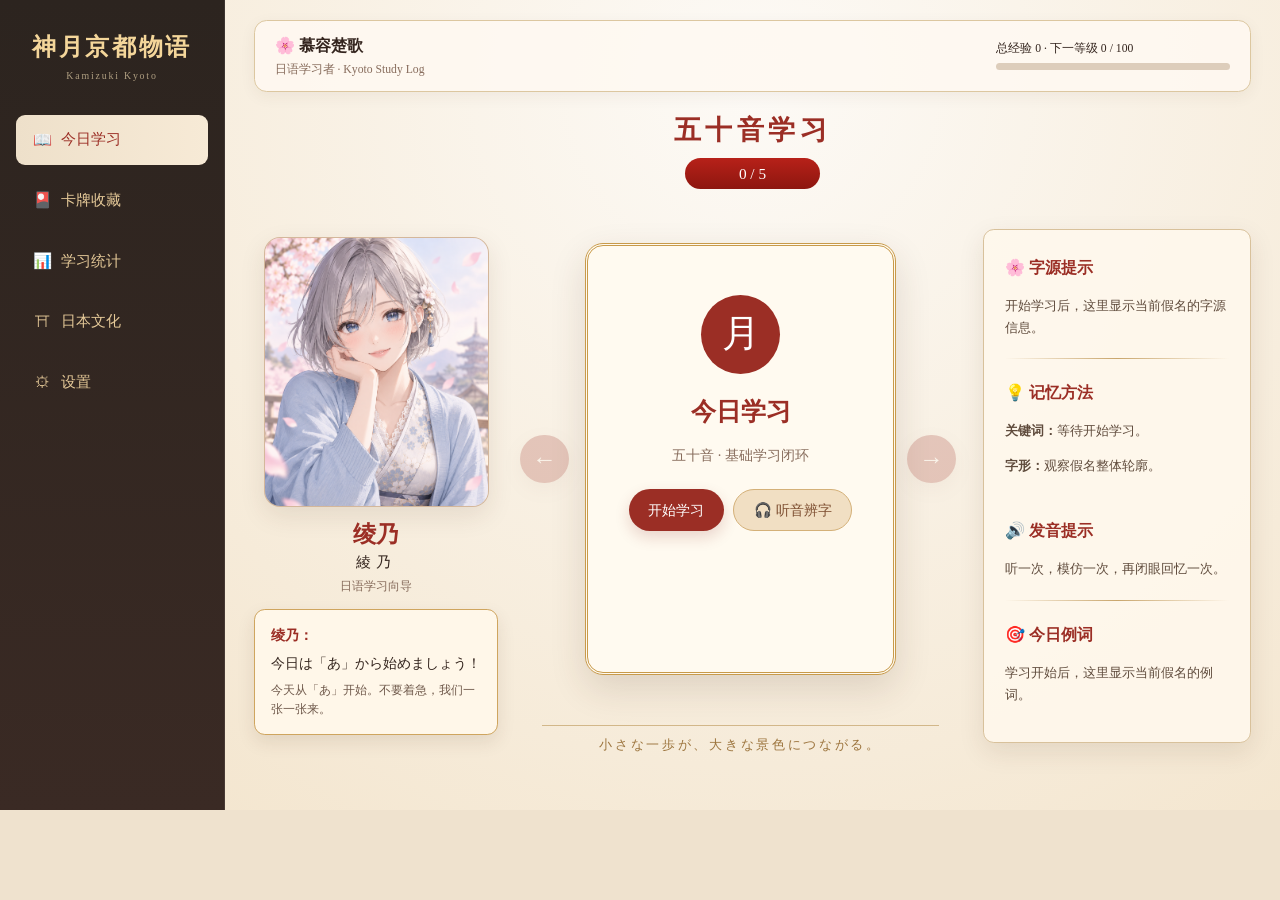
<file: index.html>
<!DOCTYPE html>
<html lang="zh-CN">
<head>
  <meta charset="UTF-8">
  <meta name="viewport" content="width=device-width,initial-scale=1,viewport-fit=cover">
  <meta name="theme-color" content="#2d241f">
  <title>神月京都物语</title>
  <link rel="stylesheet" href="css/style.css">
</head>
<body data-page="home">
<div class="app-shell">
  <aside id="sidebar"></aside>

  <main class="main-stage">
    <header class="topbar">
      <div class="player-info">
        <div class="player-name">🌸 慕容楚歌</div>
        <div class="player-level">日语学习者 · Kyoto Study Log</div>
      </div>
      <div class="top-exp">
        <div id="top-exp-text">总经验 0 · 下一等级 0 / 100</div>
        <div class="exp-bar"><div class="exp-value" id="top-exp-value"></div></div>
      </div>
    </header>

    <section class="study-header">
      <h1>五十音学习</h1>
      <div class="study-progress" id="study-progress">0 / 5</div>
    </section>

    <section class="study-layout">
      <section class="ayano-panel">
        <div class="character-card">
          <div class="character-avatar-wrap">
            <img src="images/ayano.png" onerror="this.onerror=null;this.src='images/ayano.svg'" alt="绫乃" class="character-avatar">
          </div>
          <div class="character-name">绫乃</div>
          <div class="character-jp">綾乃</div>
          <div class="character-note">日语学习向导</div>
        </div>

        <div class="dialogue-box">
          <div class="dialogue-speaker">绫乃：</div>
          <div class="dialogue-text" id="ayano-jp-text">今日は「あ」から始めましょう！</div>
          <div class="dialogue-text-cn" id="ayano-cn-text">今天从「あ」开始。不要着急，我们一张一张来。</div>
        </div>
      </section>

      <section class="lesson-column">
        <div class="card-stage">
          <button type="button" class="nav-button" id="previous-button" onclick="previousCard()" disabled>←</button>
          <div id="lesson-area">
            <section class="start-panel">
              <div class="start-mark">月</div>
              <h2>今日学习</h2>
              <p>五十音 · 基础学习闭环</p>
              <div class="start-actions">
                <button type="button" class="start-button" onclick="startLesson()">开始学习</button>
                <button type="button" class="start-button secondary" onclick="startListeningQuiz()">🎧 听音辨字</button>
              </div>
            </section>
          </div>
          <button type="button" class="nav-button" id="next-button" onclick="nextCard()" disabled>→</button>
        </div>
        <div class="footer-quote">小さな一歩が、大きな景色につながる。</div>
      </section>

      <aside class="study-note">
        <div class="note-section"><h2>🌸 字源提示</h2><p id="tip-origin">开始学习后，这里显示当前假名的字源信息。</p></div>
        <div class="note-divider"></div>
        <div class="note-section"><h2>💡 记忆方法</h2><p id="tip-keyword"><strong>关键词：</strong>等待开始学习。</p><p id="tip-shape"><strong>字形：</strong>观察假名整体轮廓。</p></div>
        <div class="note-divider"></div>
        <div class="note-section"><h2>🔊 发音提示</h2><p id="tip-pronunciation">听一次，模仿一次，再闭眼回忆一次。</p></div>
        <div class="note-divider"></div>
        <div class="note-section"><h2>🎯 今日例词</h2><p id="tip-example">学习开始后，这里显示当前假名的例词。</p></div>
      </aside>
    </section>
  </main>
</div>
<script src="js/shared.js"></script>
<script src="js/main.js"></script>
</body>
</html>
</file>
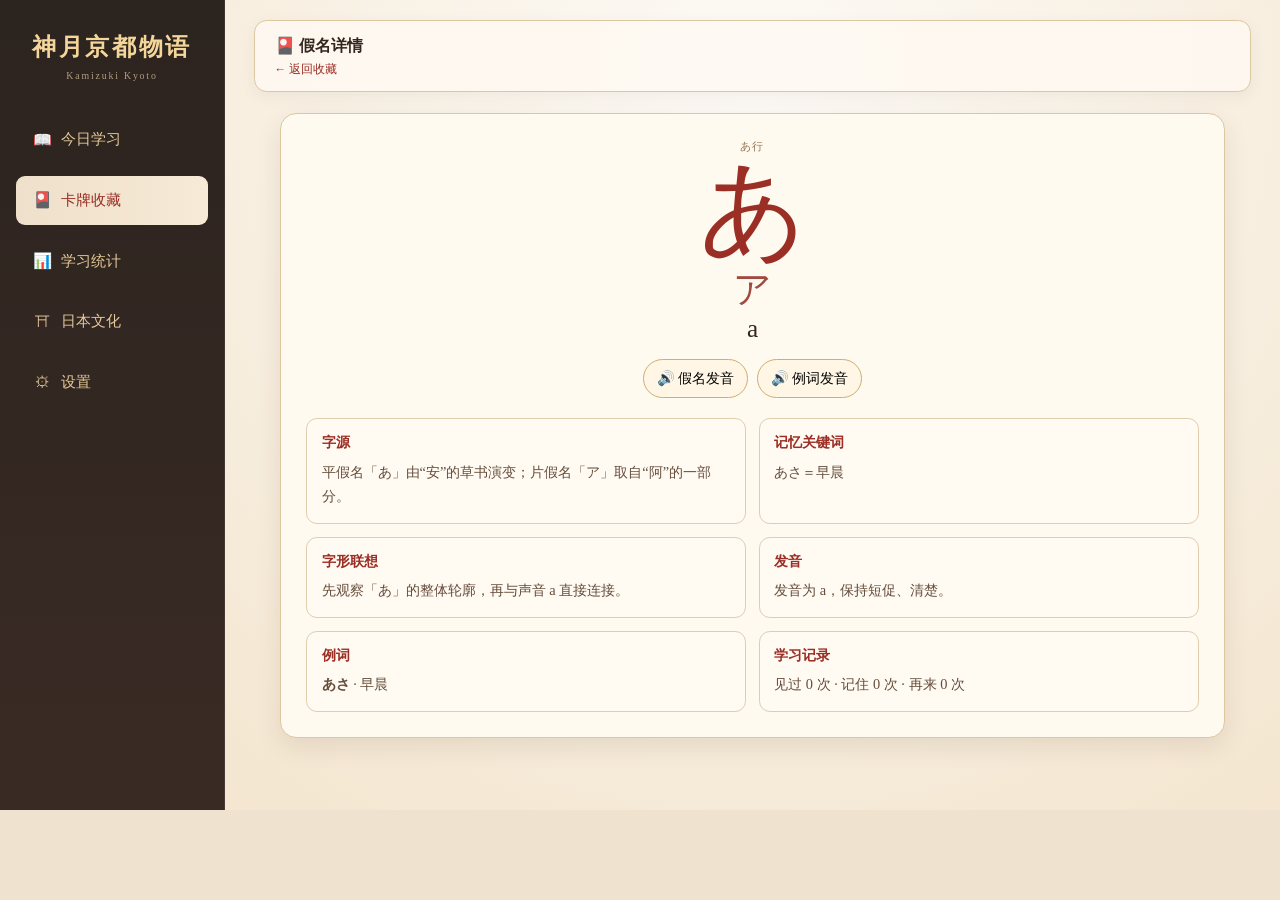
<file: pages/card-detail.html>
<!DOCTYPE html>
<html lang="zh-CN">
<head>
  <meta charset="UTF-8"><meta name="viewport" content="width=device-width,initial-scale=1,viewport-fit=cover">
  <title>神月京都物语｜假名详情</title><link rel="stylesheet" href="../css/style.css">
</head>
<body data-page="collection">
<div class="app-shell"><aside id="sidebar"></aside><main class="main-stage">
  <header class="topbar"><div class="player-info"><div class="player-name">🎴 假名详情</div><div class="player-level"><a class="plain-link" href="collection.html">← 返回收藏</a></div></div></header>
  <section class="detail-page" id="card-detail-root"></section>
</main></div>
<script src="../js/shared.js"></script><script src="../js/card-detail.js"></script>
</body></html>
</file>
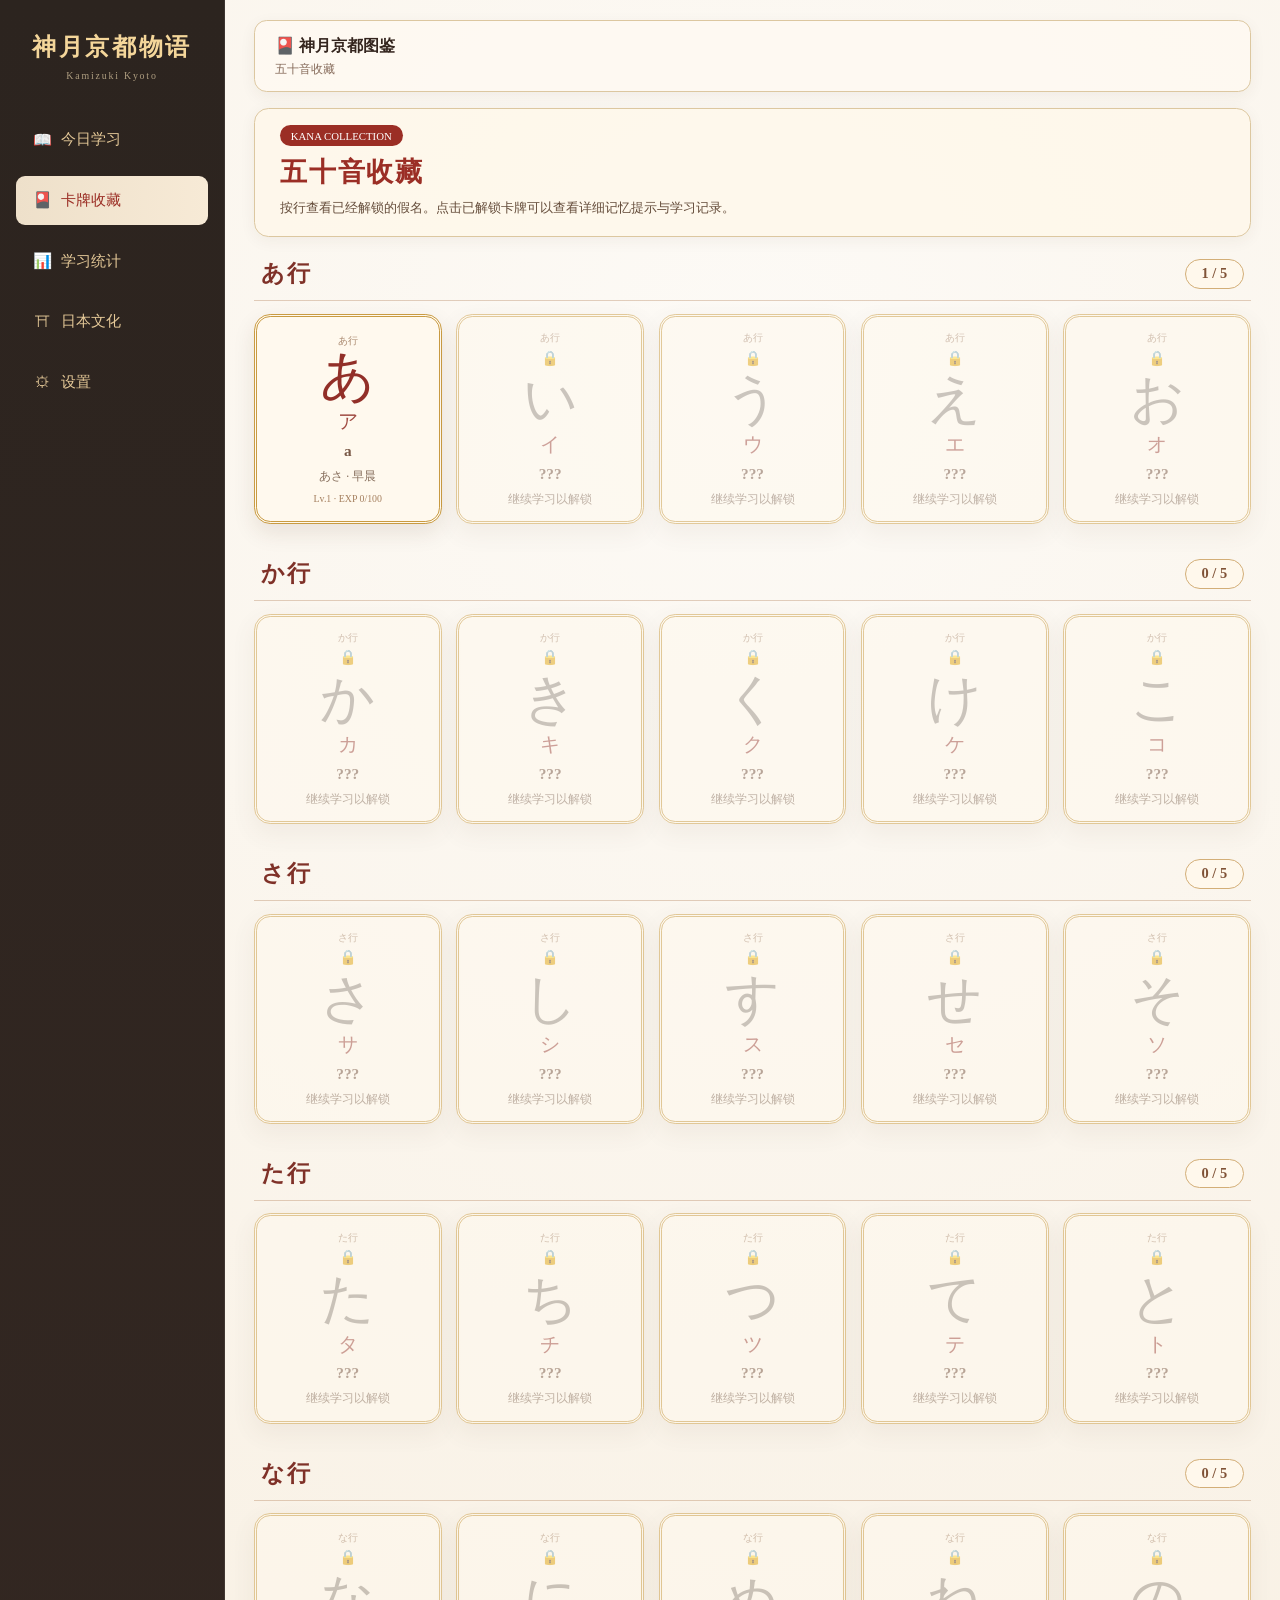
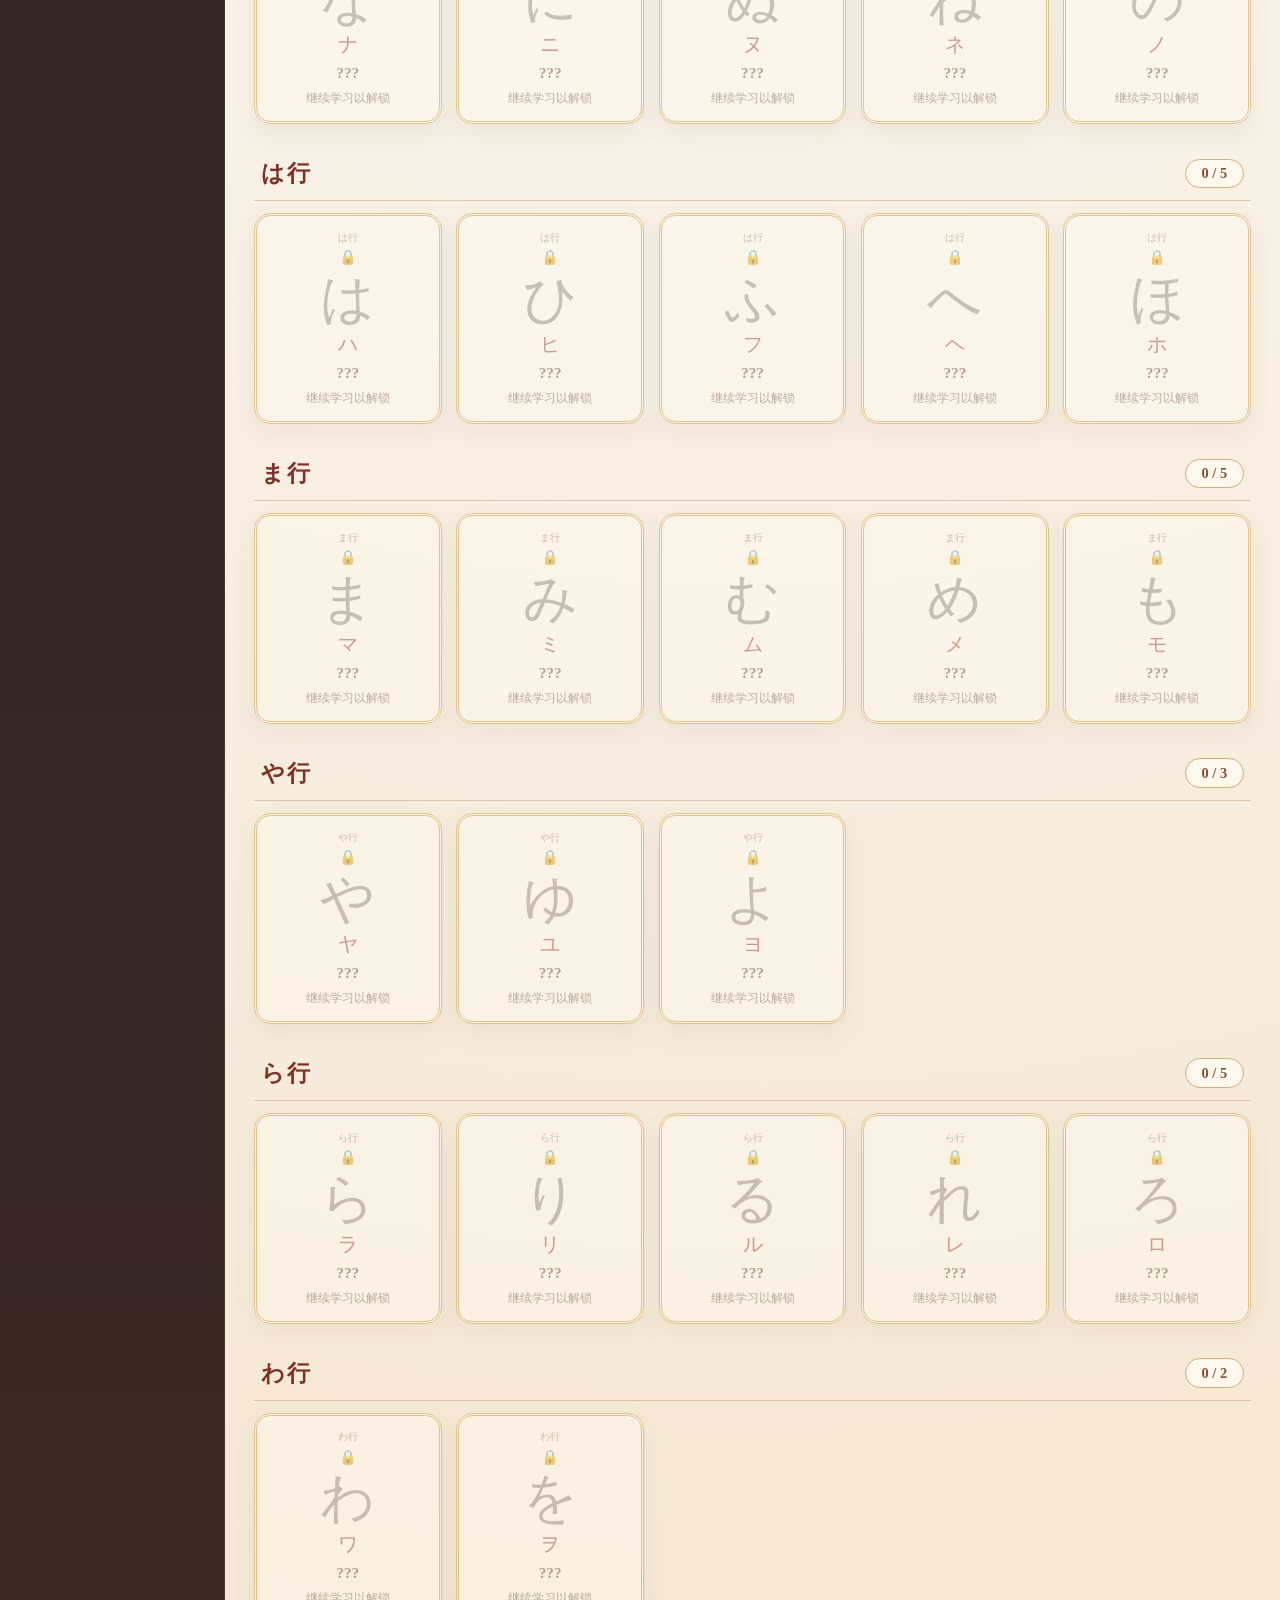
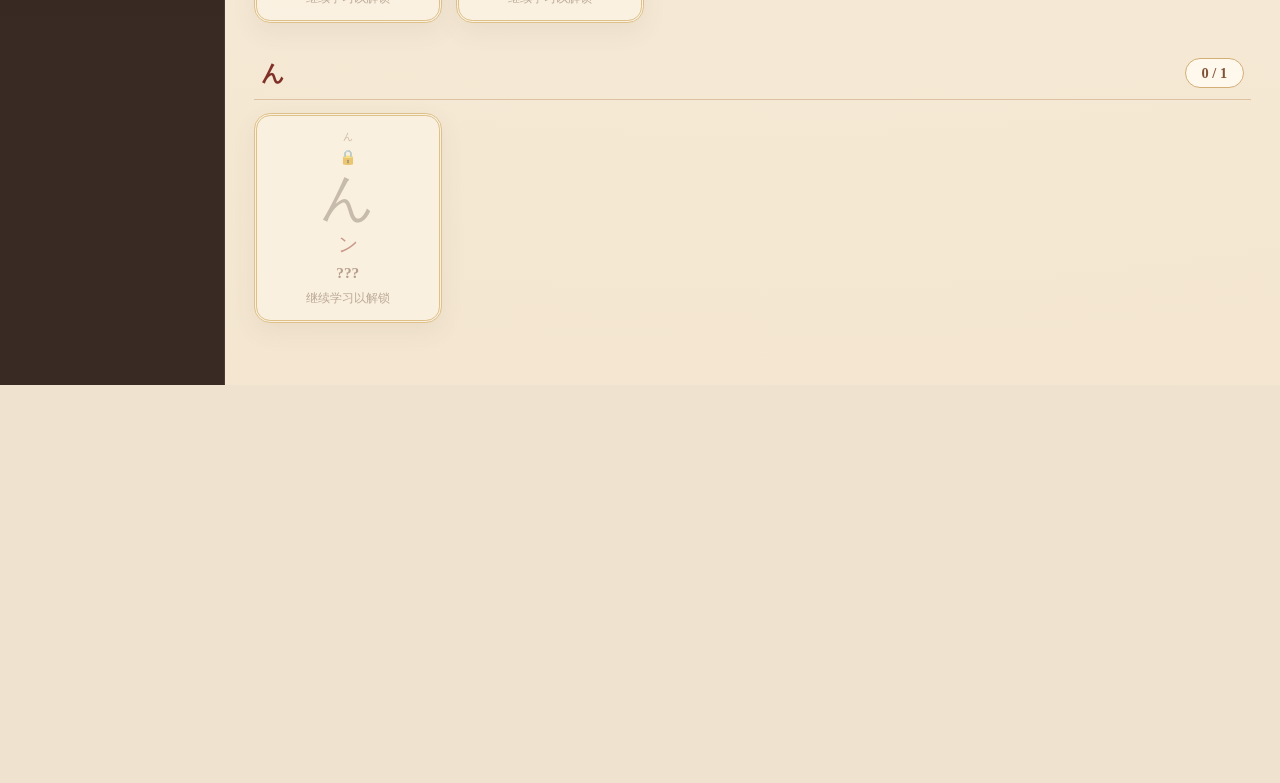
<file: pages/collection.html>
<!DOCTYPE html>
<html lang="zh-CN">
<head>
  <meta charset="UTF-8"><meta name="viewport" content="width=device-width,initial-scale=1,viewport-fit=cover">
  <title>神月京都物语｜卡牌收藏</title><link rel="stylesheet" href="../css/style.css">
</head>
<body data-page="collection">
<div class="app-shell"><aside id="sidebar"></aside><main class="main-stage">
  <header class="topbar"><div class="player-info"><div class="player-name">🎴 神月京都图鉴</div><div class="player-level">五十音收藏</div></div></header>
  <section class="page-hero compact"><div class="page-badge">KANA COLLECTION</div><h1>五十音收藏</h1><p>按行查看已经解锁的假名。点击已解锁卡牌可以查看详细记忆提示与学习记录。</p></section>
  <section class="collection-page"><div class="collection-grid" id="collection-grid"></div></section>
</main></div>
<script src="../js/shared.js"></script><script src="../js/collection.js"></script>
</body></html>
</file>
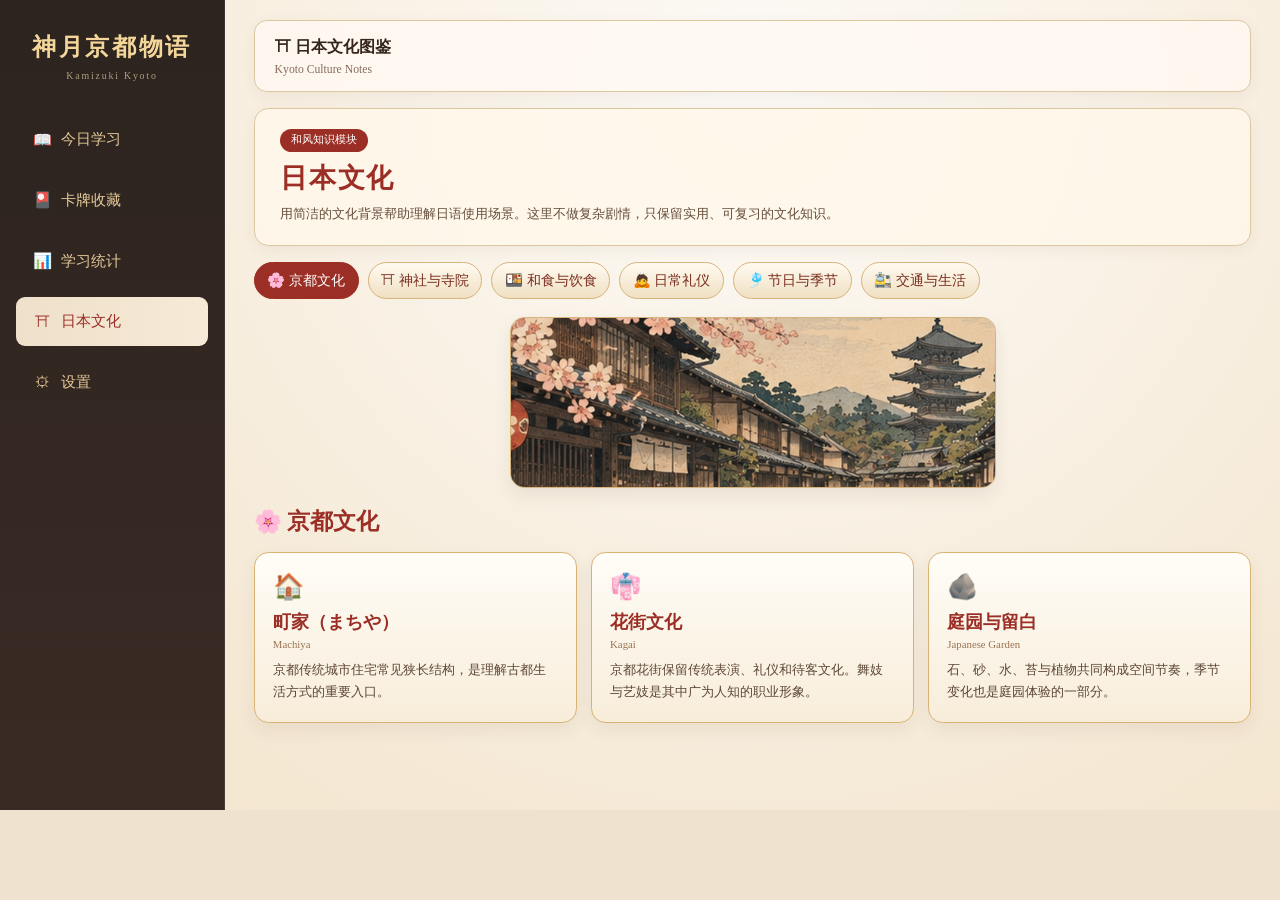
<file: pages/culture.html>
<!DOCTYPE html>
<html lang="zh-CN">
<head>
  <meta charset="UTF-8"><meta name="viewport" content="width=device-width,initial-scale=1,viewport-fit=cover">
  <title>神月京都物语｜日本文化</title><link rel="stylesheet" href="../css/style.css">
</head>
<body data-page="culture">
<div class="app-shell"><aside id="sidebar"></aside><main class="main-stage">
  <header class="topbar"><div class="player-info"><div class="player-name">⛩ 日本文化图鉴</div><div class="player-level">Kyoto Culture Notes</div></div></header>

  <section class="page-hero">
    <div class="page-badge">和风知识模块</div>
    <h1>日本文化</h1>
    <p>用简洁的文化背景帮助理解日语使用场景。这里不做复杂剧情，只保留实用、可复习的文化知识。</p>
  </section>

  <section class="culture-tabs" id="culture-tabs">
    <button class="culture-tab active" data-tab="kyoto">🌸 京都文化</button>
    <button class="culture-tab" data-tab="shrine">⛩ 神社与寺院</button>
    <button class="culture-tab" data-tab="food">🍱 和食与饮食</button>
    <button class="culture-tab" data-tab="etiquette">🙇 日常礼仪</button>
    <button class="culture-tab" data-tab="season">🎐 节日与季节</button>
    <button class="culture-tab" data-tab="life">🚉 交通与生活</button>
  </section>

  <section class="culture-content-wrap">
    <section class="culture-section active" id="culture-kyoto">
      <div class="culture-feature-image"><img src="../images/culture/01_kyoto_machiya_ukiyoe.jpg" alt="京都町家与古街" onerror="this.parentElement.classList.add('image-missing');this.remove()"></div>
      <div class="culture-section-title">🌸 京都文化</div>
      <div class="culture-grid">
        <article class="culture-card"><div class="culture-card-icon">🏠</div><h3>町家（まちや）</h3><div class="culture-jp">Machiya</div><p>京都传统城市住宅常见狭长结构，是理解古都生活方式的重要入口。</p></article>
        <article class="culture-card"><div class="culture-card-icon">👘</div><h3>花街文化</h3><div class="culture-jp">Kagai</div><p>京都花街保留传统表演、礼仪和待客文化。舞妓与艺妓是其中广为人知的职业形象。</p></article>
        <article class="culture-card"><div class="culture-card-icon">🪨</div><h3>庭园与留白</h3><div class="culture-jp">Japanese Garden</div><p>石、砂、水、苔与植物共同构成空间节奏，季节变化也是庭园体验的一部分。</p></article>
      </div>
    </section>

    <section class="culture-section" id="culture-shrine">
      <div class="culture-feature-image"><img src="../images/culture/02_shrine_torii_ukiyoe.jpg" alt="神社鸟居" onerror="this.parentElement.classList.add('image-missing');this.remove()"></div>
      <div class="culture-section-title">⛩ 神社与寺院</div>
      <div class="culture-grid">
        <article class="culture-card"><div class="culture-card-icon">⛩</div><h3>鳥居（とりい）</h3><div class="culture-jp">Torii</div><p>鸟居通常标示神社区域入口，象征从日常空间进入神圣空间。</p></article>
        <article class="culture-card"><div class="culture-card-icon">💧</div><h3>手水（ちょうず）</h3><div class="culture-jp">Chōzu</div><p>不少神社会设手水舍，参拜者在进入主要参拜区域前清洁双手和口部。</p></article>
        <article class="culture-card"><div class="culture-card-icon">🧿</div><h3>御守（おまもり）</h3><div class="culture-jp">Omamori</div><p>神社或寺院常见的护身符，祈愿内容包括平安、健康、学业、交通安全等。</p></article>
      </div>
    </section>

    <section class="culture-section" id="culture-food">
      <div class="culture-feature-image"><img src="../images/culture/03_washoku_table_ukiyoe.jpg" alt="和食" onerror="this.parentElement.classList.add('image-missing');this.remove()"></div>
      <div class="culture-section-title">🍱 和食与饮食</div>
      <div class="culture-grid">
        <article class="culture-card"><div class="culture-card-icon">🍚</div><h3>和食（わしょく）</h3><div class="culture-jp">Washoku</div><p>和食常强调季节感、食材本味和摆盘。米饭、汤、主菜与小菜是常见组合。</p></article>
        <article class="culture-card"><div class="culture-card-icon">🙏</div><h3>いただきます</h3><div class="culture-jp">Itadakimasu</div><p>吃饭前常说「いただきます」，表达接受食物与感谢之意。</p></article>
        <article class="culture-card"><div class="culture-card-icon">🥢</div><h3>筷子礼仪</h3><div class="culture-jp">Hashi Manners</div><p>避免把筷子直插米饭，也避免用筷子对筷子直接传递食物。</p></article>
      </div>
    </section>

    <section class="culture-section" id="culture-etiquette">
      <div class="culture-feature-image"><img src="../images/culture/04_japanese_etiquette_room_ukiyoe.jpg" alt="日常礼仪" onerror="this.parentElement.classList.add('image-missing');this.remove()"></div>
      <div class="culture-section-title">🙇 日常礼仪</div>
      <div class="culture-grid">
        <article class="culture-card"><div class="culture-card-icon">🙇</div><h3>おじぎ</h3><div class="culture-jp">Ojigi</div><p>鞠躬可以用于问候、感谢、道歉和表示敬意。</p></article>
        <article class="culture-card"><div class="culture-card-icon">👞</div><h3>脱鞋习惯</h3><div class="culture-jp">Shoes Off</div><p>进入住宅、部分旅馆、寺院或传统餐厅时，经常需要在玄关脱鞋。</p></article>
        <article class="culture-card"><div class="culture-card-icon">🤫</div><h3>公共空间</h3><div class="culture-jp">Public Manners</div><p>在电车等公共空间里通常会避免大声通话或制造明显噪音。</p></article>
      </div>
    </section>

    <section class="culture-section" id="culture-season">
      <div class="culture-feature-image"><img src="../images/culture/05_seasons_ukiyoe.jpg" alt="日本季节" onerror="this.parentElement.classList.add('image-missing');this.remove()"></div>
      <div class="culture-section-title">🎐 节日与季节</div>
      <div class="culture-grid">
        <article class="culture-card"><div class="culture-card-icon">🌸</div><h3>花見（はなみ）</h3><div class="culture-jp">Hanami</div><p>春季赏樱是日本极具代表性的季节活动，京都也是热门赏樱地。</p></article>
        <article class="culture-card"><div class="culture-card-icon">🎆</div><h3>花火大会</h3><div class="culture-jp">Hanabi Taikai</div><p>夏季烟火大会常与夜市和浴衣等元素一起出现。</p></article>
        <article class="culture-card"><div class="culture-card-icon">🍁</div><h3>紅葉（こうよう）</h3><div class="culture-jp">Kōyō</div><p>秋季观赏红叶也是重要的季节活动，京都寺院与山地景观尤其有名。</p></article>
      </div>
    </section>

    <section class="culture-section" id="culture-life">
      <div class="culture-feature-image"><img src="../images/culture/06_train_citylife_ukiyoe.jpg" alt="日本交通与生活" onerror="this.parentElement.classList.add('image-missing');this.remove()"></div>
      <div class="culture-section-title">🚉 交通与生活</div>
      <div class="culture-grid">
        <article class="culture-card"><div class="culture-card-icon">🚃</div><h3>電車（でんしゃ）</h3><div class="culture-jp">Densha</div><p>电车是日本城市生活的重要组成部分，排队和安静乘车是常见习惯。</p></article>
        <article class="culture-card"><div class="culture-card-icon">🛒</div><h3>コンビニ</h3><div class="culture-jp">Konbini</div><p>日本便利店除了购物，还常提供缴费、打印、取票和 ATM 等服务。</p></article>
        <article class="culture-card"><div class="culture-card-icon">🗑️</div><h3>垃圾分类</h3><div class="culture-jp">Garbage Rules</div><p>不同地区会规定不同分类和回收日期，居住时需要查看当地规则。</p></article>
      </div>
    </section>
  </section>
</main></div>
<script src="../js/shared.js"></script>
<script>
document.getElementById("culture-tabs").addEventListener("click",e=>{
  const btn=e.target.closest("[data-tab]"); if(!btn) return;
  document.querySelectorAll(".culture-tab").forEach(x=>x.classList.toggle("active",x===btn));
  document.querySelectorAll(".culture-section").forEach(x=>x.classList.remove("active"));
  document.getElementById("culture-"+btn.dataset.tab)?.classList.add("active");
});
</script>
</body></html>
</file>
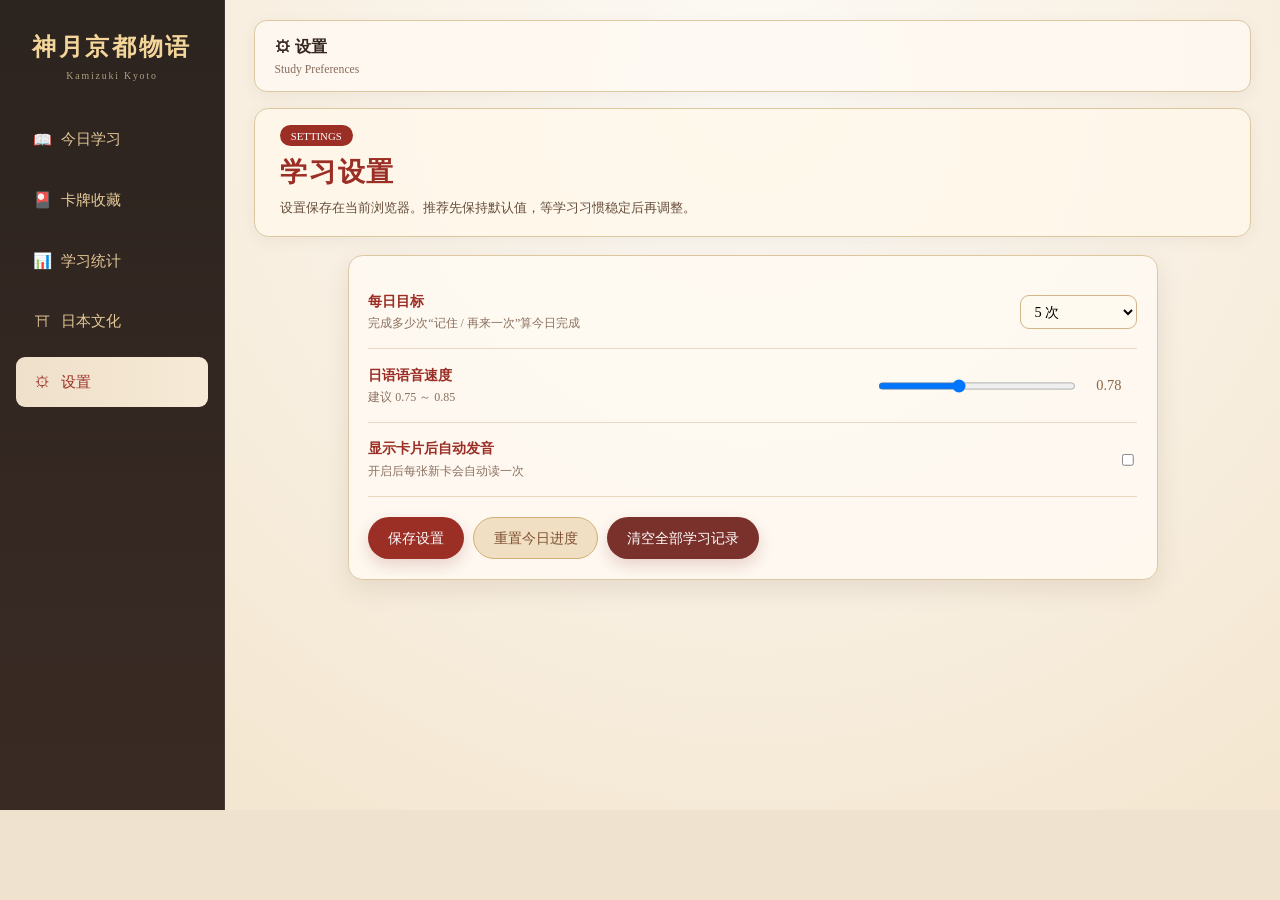
<file: pages/settings.html>
<!DOCTYPE html>
<html lang="zh-CN">
<head>
  <meta charset="UTF-8"><meta name="viewport" content="width=device-width,initial-scale=1,viewport-fit=cover">
  <title>神月京都物语｜设置</title><link rel="stylesheet" href="../css/style.css">
</head>
<body data-page="settings">
<div class="app-shell"><aside id="sidebar"></aside><main class="main-stage">
  <header class="topbar"><div class="player-info"><div class="player-name">⚙ 设置</div><div class="player-level">Study Preferences</div></div></header>
  <section class="page-hero compact"><div class="page-badge">SETTINGS</div><h1>学习设置</h1><p>设置保存在当前浏览器。推荐先保持默认值，等学习习惯稳定后再调整。</p></section>

  <section class="settings-panel">
    <label class="setting-row"><span><strong>每日目标</strong><small>完成多少次“记住 / 再来一次”算今日完成</small></span><select id="daily-goal"><option value="5">5 次</option><option value="10">10 次</option><option value="15">15 次</option></select></label>
    <label class="setting-row"><span><strong>日语语音速度</strong><small>建议 0.75 ～ 0.85</small></span><input id="speech-rate" type="range" min="0.6" max="1.1" step="0.05"><output id="speech-rate-value"></output></label>
    <label class="setting-row"><span><strong>显示卡片后自动发音</strong><small>开启后每张新卡会自动读一次</small></span><input id="auto-play" type="checkbox"></label>
    <div class="setting-actions">
      <button type="button" class="settings-button" id="save-settings">保存设置</button>
      <button type="button" class="settings-button secondary" id="reset-today">重置今日进度</button>
      <button type="button" class="settings-button danger" id="reset-all">清空全部学习记录</button>
    </div>
  </section>
</main></div>
<script src="../js/shared.js"></script>
<script>
const current=Kamizuki.settings(),goal=document.getElementById("daily-goal"),rate=document.getElementById("speech-rate"),rateOut=document.getElementById("speech-rate-value"),auto=document.getElementById("auto-play");
goal.value=String(current.dailyGoal);rate.value=String(current.speechRate);rateOut.textContent=Number(current.speechRate).toFixed(2);auto.checked=!!current.autoPlay;
rate.addEventListener("input",()=>rateOut.textContent=Number(rate.value).toFixed(2));
document.getElementById("save-settings").addEventListener("click",()=>{Kamizuki.saveSettings({dailyGoal:Number(goal.value),speechRate:Number(rate.value),autoPlay:auto.checked});Kamizuki.toast("设置已保存");});
document.getElementById("reset-today").addEventListener("click",()=>{if(!confirm("确定重置今天的任务进度吗？"))return;localStorage.removeItem(Kamizuki.dailyKey());Kamizuki.toast("今日进度已重置");});
document.getElementById("reset-all").addEventListener("click",()=>{if(!confirm("这会清空卡牌学习记录、统计和今日进度。确定继续吗？"))return;if(!confirm("再次确认：清空后无法恢复。"))return;localStorage.removeItem(Kamizuki.keys.cards);localStorage.removeItem(Kamizuki.keys.stats);for(let i=localStorage.length-1;i>=0;i--){const key=localStorage.key(i);if(key&&key.startsWith("kamizukiDailyProgress_"))localStorage.removeItem(key);}Kamizuki.toast("学习记录已清空");});
</script>
</body></html>
</file>
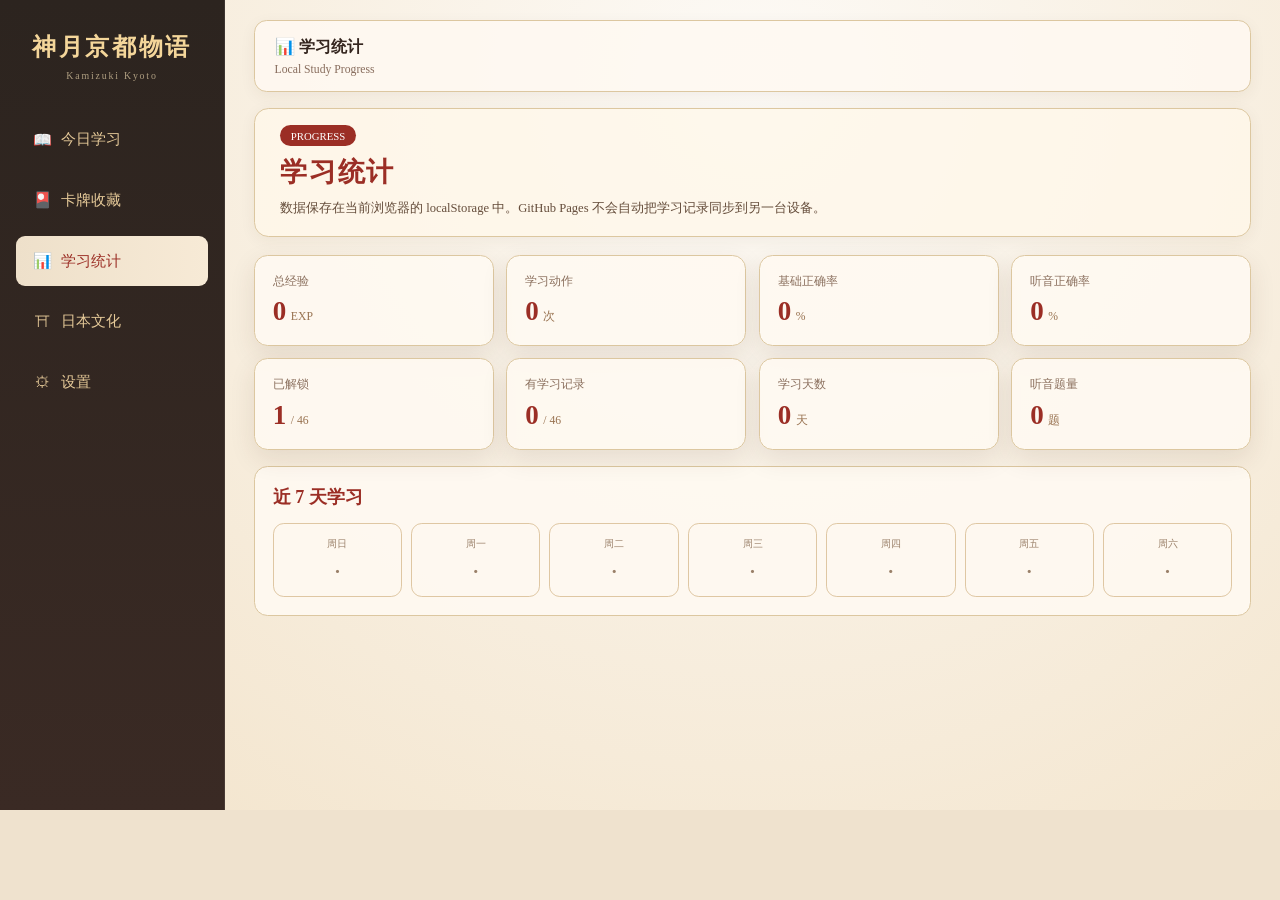
<file: pages/stats.html>
<!DOCTYPE html>
<html lang="zh-CN">
<head>
  <meta charset="UTF-8"><meta name="viewport" content="width=device-width,initial-scale=1,viewport-fit=cover">
  <title>神月京都物语｜学习统计</title><link rel="stylesheet" href="../css/style.css">
</head>
<body data-page="stats">
<div class="app-shell"><aside id="sidebar"></aside><main class="main-stage">
  <header class="topbar"><div class="player-info"><div class="player-name">📊 学习统计</div><div class="player-level">Local Study Progress</div></div></header>
  <section class="page-hero compact"><div class="page-badge">PROGRESS</div><h1>学习统计</h1><p>数据保存在当前浏览器的 localStorage 中。GitHub Pages 不会自动把学习记录同步到另一台设备。</p></section>
  <section class="stats-grid" id="stats-grid"></section>
  <section class="stats-panel"><h2>近 7 天学习</h2><div class="week-strip" id="week-strip"></div></section>
</main></div>
<script src="../js/shared.js"></script>
<script>
const s=Kamizuki.getStats();
let cards=[]; try{cards=JSON.parse(localStorage.getItem(Kamizuki.keys.cards)||"[]");}catch{}
const unlocked=Array.isArray(cards)?cards.filter(x=>x.unlocked).length:0;
const learned=Array.isArray(cards)?cards.filter(x=>Number(x.study?.seen||0)>0).length:0;
const den=Number(s.correct||0)+Number(s.wrong||0);
const acc=den?Math.round(Number(s.correct||0)/den*100):0;
const lacc=Number(s.listeningTotal||0)?Math.round(Number(s.listeningCorrect||0)/Number(s.listeningTotal||0)*100):0;
const activeDays=Object.keys(s.activeDays||{}).length;
const metrics=[["总经验",Number(s.exp||0),"EXP"],["学习动作",Number(s.studyActions||0),"次"],["基础正确率",acc,"%"],["听音正确率",lacc,"%"],["已解锁",unlocked||1,"/ 46"],["有学习记录",learned,"/ 46"],["学习天数",activeDays,"天"],["听音题量",Number(s.listeningTotal||0),"题"]];
document.getElementById("stats-grid").innerHTML=metrics.map(([l,v,u])=>`<article class="stat-card"><div class="stat-label">${l}</div><div class="stat-value">${v}<span>${u}</span></div></article>`).join("");
const days=[]; for(let i=6;i>=0;i--){const d=new Date();d.setDate(d.getDate()-i);const key=Kamizuki.localDateKey(d);days.push({label:["日","一","二","三","四","五","六"][d.getDay()],active:!!s.activeDays?.[key]});}
document.getElementById("week-strip").innerHTML=days.map(d=>`<div class="day-dot ${d.active?"active":""}"><span>周${d.label}</span><b>${d.active?"✓":"·"}</b></div>`).join("");
</script>
</body></html>
</file>
<file: css/style.css>
:root{
  --bg:#efe2ce;--paper:#fffaf0;--paper2:#f7ead6;--ink:#34251e;--muted:#876c5c;
  --red:#9b2e25;--red-dark:#7d1d17;--gold:#c89a4a;--line:#dcc7a0;
  --sidebar:#2c241f;--sidebar2:#3a2a24;--shadow:0 10px 28px rgba(65,41,24,.10);
}
*{box-sizing:border-box}html,body{margin:0;min-height:100%}html{background:var(--bg)}
body{color:var(--ink);background:linear-gradient(135deg,#e8dcc8,#f7f0e5);font-family:"Yu Mincho","Hiragino Mincho ProN","Microsoft YaHei",serif}
button,input,select{font:inherit}.app-shell{min-height:100vh;display:grid;grid-template-columns:250px minmax(0,1fr)}
.sidebar{min-height:100vh;padding:30px 18px;color:#f4dfb5;background:linear-gradient(180deg,var(--sidebar),var(--sidebar2));border-right:1px solid rgba(255,255,255,.08)}
.logo-area{padding:4px 8px 38px;text-align:center}.logo-jp{color:#f4d69a;font-size:27px;font-weight:800;letter-spacing:3px}.logo-en{margin-top:8px;font-size:11px;letter-spacing:2px;opacity:.65}
.menu{display:flex;flex-direction:column;gap:12px}.menu-item{width:100%;display:flex;align-items:center;gap:10px;padding:16px 18px;border:0;border-radius:10px;color:#e5c998;background:transparent;font-size:17px;text-align:left;cursor:pointer}
.menu-item:hover{background:rgba(255,255,255,.07)}.menu-item.active{color:var(--red);background:linear-gradient(90deg,#eee0ca,#f7ead6)}.menu-icon{width:22px;flex:0 0 22px;text-align:center}
.main-stage{min-width:0;min-height:100vh;padding:22px 32px 30px;background:radial-gradient(circle at 50% 10%,rgba(255,255,255,.78),rgba(244,230,207,.84)),#f4e8d5}
.topbar{min-height:80px;padding:14px 22px;display:flex;justify-content:flex-end;gap:42px;align-items:center;background:rgba(255,250,242,.84);border:1px solid var(--line);border-radius:14px;box-shadow:0 5px 18px rgba(74,47,30,.06)}
.player-info{margin-right:auto}.player-name{font-size:18px;font-weight:800}.player-level{margin-top:5px;color:var(--muted);font-size:13px}.top-exp{width:260px;max-width:42vw;font-size:13px}
.exp-bar{height:8px;margin-top:8px;overflow:hidden;border-radius:999px;background:#ddcdbb}.exp-value{width:0;height:100%;background:linear-gradient(90deg,#b33a2d,#d99b55);transition:width .25s ease}
.study-header{margin-top:22px;text-align:center}.study-header h1{margin:0;color:var(--red);font-size:30px;letter-spacing:5px}.study-progress{width:150px;margin:12px auto 0;padding:7px 12px;color:white;background:linear-gradient(180deg,#b72119,#8d160f);border-radius:999px;font-size:17px}
.study-layout{width:100%;max-width:1420px;margin:20px auto 0;display:grid;grid-template-columns:minmax(250px,.82fr) minmax(490px,1.35fr) minmax(280px,.9fr);gap:24px;align-items:center}
.ayano-panel{width:100%;display:flex;flex-direction:column;align-items:center;gap:16px}.character-card{width:100%;text-align:center}.character-avatar-wrap{width:min(250px,100%);height:300px;margin:0 auto;overflow:hidden;border:1px solid rgba(166,120,82,.35);border-radius:18px;background:#ecd8c3;box-shadow:var(--shadow)}
.character-avatar{width:100%;height:100%;object-fit:cover;object-position:center top;display:block}.character-name{margin-top:12px;color:var(--red);font-size:26px;font-weight:800}.character-jp{margin-top:2px;font-size:17px;letter-spacing:6px}.character-note{margin-top:7px;color:var(--muted);font-size:13px}
.dialogue-box{width:100%;padding:16px 18px;background:#fff7e9;border:1px solid #cfa55e;border-radius:12px;box-shadow:0 8px 20px rgba(70,40,20,.1);line-height:1.65}.dialogue-speaker{color:var(--red);font-weight:800}.dialogue-text{margin-top:6px;font-size:15px}.dialogue-text-cn{margin-top:6px;color:#6f594b;font-size:13px}
.lesson-column{min-width:0}.card-stage{min-height:560px;display:grid;grid-template-columns:60px minmax(340px,1fr) 60px;gap:12px;align-items:center}#lesson-area{min-width:0;display:flex;justify-content:center;align-items:center}
.start-panel,.complete-panel,.listening-panel{width:min(430px,100%);min-height:480px;padding:54px 36px;text-align:center;background:var(--paper);border:4px double var(--gold);border-radius:20px;box-shadow:0 15px 40px rgba(70,45,28,.14)}
.start-mark,.complete-mark{width:88px;height:88px;margin:0 auto 24px;display:grid;place-items:center;border-radius:50%;background:var(--red);color:white;font-size:42px}
.start-panel h2,.complete-panel h2,.listening-panel h2{margin:0;color:var(--red);font-size:28px}.start-panel p,.complete-panel p,.listening-panel p{color:var(--muted);line-height:1.7}.start-actions{margin-top:24px;display:flex;justify-content:center;gap:10px;flex-wrap:wrap}
.start-button,.settings-button{border:0;border-radius:999px;padding:12px 22px;color:white;background:var(--red);cursor:pointer;box-shadow:0 7px 16px rgba(117,20,14,.16)}.start-button:hover,.settings-button:hover{background:var(--red-dark);transform:translateY(-1px)}
.start-button.secondary,.settings-button.secondary{color:#7d4e30;background:#f1dfc3;border:1px solid #d4b078;box-shadow:none}
.nav-button{width:54px;height:54px;padding:0;border:0;border-radius:50%;color:white;background:var(--red);font-size:27px;cursor:pointer;box-shadow:0 7px 18px rgba(94,28,20,.16)}.nav-button:disabled{opacity:.22;cursor:default}
.flip-card{width:min(420px,100%);height:520px;perspective:1000px;cursor:pointer}.flip-inner{width:100%;height:100%;position:relative;transition:transform .65s;transform-style:preserve-3d}.flip-card.flipped .flip-inner{transform:rotateY(180deg)}
.flip-front,.flip-back{position:absolute;inset:0;backface-visibility:hidden;display:flex;flex-direction:column;align-items:center;justify-content:center;padding:28px;background:linear-gradient(180deg,#fffdf8,#fff4df);border:5px double #cba34f;border-radius:18px;box-shadow:0 16px 40px rgba(77,50,31,.16)}
.flip-back{transform:rotateY(180deg)}.card-decoration{color:#95642a;font-size:12px;letter-spacing:3px}.card-main-kana{margin:18px 0 4px;line-height:1;color:#9c1713;font-size:122px}.tap-tip{margin-top:34px;color:#9b7650;font-size:14px;letter-spacing:2px}
.card-katakana{margin-top:18px;color:var(--red);font-size:56px}.card-romaji{margin-top:4px;font:34px Georgia,serif}.divider{width:44px;height:2px;margin:15px auto;background:#d6b475}.word-area{font-size:17px;line-height:1.6}
.audio-practice-row{margin-top:18px;display:flex;gap:8px;flex-wrap:wrap;justify-content:center}.audio-practice-button{padding:9px 12px;border:1px solid #d1ad72;border-radius:999px;color:#7d4e30;background:#fff7e7;cursor:pointer}
.study-actions{margin-top:18px;display:flex;gap:10px;flex-wrap:wrap;justify-content:center}.study-action{padding:10px 15px;border-radius:999px;border:1px solid #d4b078;cursor:pointer}.study-action.retry{background:#f1dfc3;color:#805337}.study-action.remember{background:var(--red);color:white;border-color:var(--red)}.card-level{margin-top:15px;color:#846a58;font-size:12px}
.quiz-kicker{color:#9b7650;font-size:12px;letter-spacing:2px}.listen-main-button{margin:16px 0 22px;padding:14px 22px;border:0;border-radius:999px;color:white;background:var(--red);cursor:pointer}.listen-options{display:grid;grid-template-columns:repeat(2,1fr);gap:12px}
.listen-option{min-height:90px;border:1px solid #d7b47b;border-radius:14px;background:#fff9ed;color:var(--red);font-size:42px;cursor:pointer}.listen-option.correct{background:#e8f1df;border-color:#7da05b}.listen-option.wrong{background:#f5d9d5;border-color:#b44b41}
.quiz-feedback{min-height:55px;margin-top:16px;color:#684f3e}.quiz-next{margin-left:10px}.quiz-exit{margin-top:12px;border:0;background:transparent;color:#8f6c51;cursor:pointer;text-decoration:underline}
.study-note{min-height:500px;padding:26px 24px;background:rgba(255,249,237,.88);border:1px solid #d8c19b;border-radius:12px;box-shadow:var(--shadow)}.note-section h2{margin:0 0 10px;color:var(--red);font-size:18px}.note-section{color:#5f4b3c;font-size:14px;line-height:1.75}.note-divider{height:1px;margin:22px 0;background:linear-gradient(90deg,transparent,#c9a66d,transparent)}
.footer-quote{width:620px;max-width:90%;margin:16px auto 0;padding:12px 18px;color:#9c743d;text-align:center;border-top:1px solid #d2b789;font-size:14px;letter-spacing:3px}
.page-hero{margin-top:18px;padding:22px 28px;background:rgba(255,248,235,.82);border:1px solid var(--line);border-radius:16px;box-shadow:0 4px 18px rgba(74,47,30,.06)}.page-hero.compact{padding-top:18px;padding-bottom:18px}
.page-badge{display:inline-block;padding:5px 12px;margin-bottom:9px;border-radius:999px;background:var(--red);color:white;font-size:12px}.page-hero h1{margin:0 0 8px;color:var(--red);font-size:30px;letter-spacing:2px}.page-hero p{margin:0;color:#654d3b;font-size:14px;line-height:1.75}.page-message{padding:50px 20px;text-align:center;color:var(--muted)}
.collection-page{margin-top:24px}.collection-grid{display:block;max-width:1180px;margin:0 auto}.kana-group-section{margin-bottom:38px}.kana-group-header{display:flex;align-items:center;justify-content:space-between;margin-bottom:14px;padding:0 8px 12px;border-bottom:1px solid rgba(155,92,41,.28)}
.kana-group-title{color:#7f3128;font-size:25px;font-weight:800;letter-spacing:.08em}.kana-group-progress{min-width:66px;padding:6px 12px;border:1px solid #d3ae77;border-radius:999px;color:#805337;background:#fff8ec;text-align:center;font-weight:800}
.kana-group-grid{display:grid;grid-template-columns:repeat(5,minmax(0,1fr));gap:16px}.collection-card{min-height:220px;padding:16px 12px;display:flex;flex-direction:column;align-items:center;justify-content:center;border:4px double #c99b42;border-radius:18px;background:#fff9ee;box-shadow:0 10px 25px rgba(70,40,20,.10);text-align:center}
.collection-card.active{cursor:pointer;transition:transform .18s,box-shadow .18s}.collection-card.active:hover{transform:translateY(-4px);box-shadow:0 16px 30px rgba(70,40,20,.16)}.collection-card.locked{opacity:.5}.collection-card-group{color:#aa8a70;font-size:11px}.collection-lock{margin:5px 0}.collection-hiragana{color:#922f28;font-size:60px;line-height:1.05}.collection-card.locked .collection-hiragana{color:#9a9187}.collection-katakana{margin-top:4px;color:#a04b42;font-size:22px}.collection-romaji{margin-top:7px;color:#785745;font-size:17px;font-weight:800}.collection-word{margin-top:10px;color:#876f5d;font-size:13px}.collection-exp{margin-top:10px;color:#a47f5e;font-size:11px}
.detail-page{max-width:1050px;margin:24px auto}.detail-card{padding:28px;background:var(--paper);border:1px solid var(--line);border-radius:18px;box-shadow:var(--shadow);text-align:center}.detail-kicker{color:#9b7650;font-size:12px;letter-spacing:2px}.detail-kana{color:var(--red);font-size:118px;line-height:1.05}.detail-katakana{color:#a04b42;font-size:42px}.detail-roma{font:28px Georgia,serif}
.detail-audio{margin:18px 0;display:flex;gap:10px;justify-content:center;flex-wrap:wrap}.detail-audio button{padding:10px 14px;border:1px solid #d1ad72;border-radius:999px;background:#fff6e5;cursor:pointer}.detail-grid{margin-top:22px;display:grid;grid-template-columns:repeat(2,1fr);gap:14px;text-align:left}.detail-grid article{padding:16px;border:1px solid #e1ccb0;border-radius:12px;background:#fffaf2}.detail-grid h3{margin:0 0 8px;color:var(--red);font-size:16px}.detail-grid p{margin:0;line-height:1.7;color:#654d3b}.plain-link{color:var(--red);text-decoration:none}
.culture-tabs{margin-top:18px;display:flex;gap:10px;flex-wrap:wrap}.culture-tab,.era-btn{padding:9px 14px;border:1px solid #d5b47d;border-radius:999px;background:linear-gradient(180deg,#fffaf0,#f0e0c3);color:#7a2d1f;cursor:pointer}.culture-tab.active,.era-btn.active{color:white;background:var(--red);border-color:var(--red)}
.culture-content-wrap{margin-top:20px}.culture-section{display:none}.culture-section.active{display:block}.culture-feature-image{width:540px;max-width:100%;height:190px;margin:0 auto 20px;overflow:hidden;border:1px solid #d5b47d;border-radius:16px;background:#eadcc6;box-shadow:0 8px 20px rgba(65,42,24,.08)}
.culture-feature-image.image-missing::after{content:"神月京都物语";height:100%;display:grid;place-items:center;color:#9b7650;letter-spacing:4px}.culture-feature-image img{width:100%;height:100%;object-fit:cover;display:block}.culture-section-title{margin-bottom:16px;color:var(--red);font-size:25px;font-weight:800}.culture-grid{display:grid;grid-template-columns:repeat(3,1fr);gap:16px}.culture-card{padding:21px 20px;background:linear-gradient(180deg,#fffdf7,#f8edda);border:1px solid #d8b272;border-radius:16px;box-shadow:0 8px 20px rgba(70,45,25,.07)}.culture-card-icon{font-size:28px}.culture-card h3{margin:10px 0 5px;color:var(--red);font-size:20px}.culture-jp{color:#987250;font-size:12px}.culture-card p{margin:10px 0 0;color:#5d4736;line-height:1.75;font-size:14px}
.stats-grid{margin-top:20px;display:grid;grid-template-columns:repeat(4,1fr);gap:14px}.stat-card{padding:20px;border:1px solid var(--line);border-radius:15px;background:rgba(255,250,242,.9);box-shadow:var(--shadow)}.stat-label{color:#8b705e;font-size:13px}.stat-value{margin-top:8px;color:var(--red);font-size:30px;font-weight:800}.stat-value span{margin-left:5px;color:#987250;font-size:13px;font-weight:400}.stats-panel{margin-top:18px;padding:20px;border:1px solid var(--line);border-radius:15px;background:rgba(255,250,242,.9)}.stats-panel h2{margin:0 0 16px;color:var(--red);font-size:20px}.week-strip{display:grid;grid-template-columns:repeat(7,1fr);gap:10px}.day-dot{min-height:82px;padding:10px;display:grid;place-items:center;border:1px solid #dfc7a3;border-radius:12px;color:#9a8069}.day-dot.active{background:#f2e2c8;color:var(--red);border-color:#c99b42}.day-dot span{font-size:11px}.day-dot b{font-size:22px}
.settings-panel{max-width:900px;margin:20px auto;padding:22px;border:1px solid var(--line);border-radius:16px;background:rgba(255,250,242,.9);box-shadow:var(--shadow)}.setting-row{padding:18px 0;display:flex;align-items:center;gap:20px;border-bottom:1px solid #ead9c0}.setting-row>span{flex:1}.setting-row strong{display:block;color:var(--red)}.setting-row small{display:block;margin-top:5px;color:#8b705e}.setting-row select{min-width:130px;padding:9px 12px;border:1px solid #d1b48b;border-radius:10px;background:#fffaf0}.setting-row input[type="range"]{width:220px}.setting-row output{width:45px;color:#8b6546}.setting-actions{margin-top:22px;display:flex;gap:10px;flex-wrap:wrap}.settings-button.danger{background:#7a302b}
.global-toast{position:fixed;left:50%;bottom:28px;z-index:9999;transform:translate(-50%,18px);padding:11px 18px;border-radius:999px;background:rgba(45,34,29,.94);color:white;opacity:0;pointer-events:none;transition:.18s;box-shadow:0 8px 24px rgba(0,0,0,.2)}.global-toast.show{opacity:1;transform:translate(-50%,0)}
@media(min-width:1251px){body{zoom:.90}}
@media(max-width:1200px){.app-shell{grid-template-columns:220px minmax(0,1fr)}.study-layout{grid-template-columns:235px minmax(440px,1fr)}.study-note{display:none}.kana-group-grid{grid-template-columns:repeat(4,minmax(0,1fr))}}
@media(max-width:820px){
  body{background:#f4e8d5}.app-shell{display:block}.sidebar{min-height:0;padding:10px 12px;position:sticky;top:0;z-index:100;display:flex;align-items:center;gap:12px;border-right:0;border-bottom:1px solid rgba(255,255,255,.08)}
  .logo-area{flex:0 0 auto;padding:0 4px;text-align:left}.logo-jp{font-size:17px;letter-spacing:1px}.logo-en{display:none}.menu{min-width:0;flex:1;flex-direction:row;gap:7px;overflow-x:auto;scrollbar-width:none}.menu::-webkit-scrollbar{display:none}.menu-item{width:auto;flex:0 0 auto;padding:9px 11px;border-radius:999px;font-size:13px;white-space:nowrap}.menu-icon{width:auto;flex-basis:auto}
  .main-stage{padding:14px 14px 28px}.topbar{min-height:68px;padding:12px 14px;gap:12px}.top-exp{display:none}.study-header{margin-top:18px}.study-header h1{font-size:25px;letter-spacing:3px}.study-layout{display:flex;flex-direction:column;gap:18px;margin-top:16px}.ayano-panel{order:2}.lesson-column{order:1;width:100%}.study-note{display:block;order:3;width:100%;min-height:0}.character-avatar-wrap{height:250px}
  .card-stage{min-height:500px;grid-template-columns:42px minmax(0,1fr) 42px;gap:7px}.nav-button{width:40px;height:40px;font-size:22px}.start-panel,.complete-panel,.listening-panel{min-height:430px;padding:38px 22px}.flip-card{height:480px}.card-main-kana{font-size:108px}
  .kana-group-grid{grid-template-columns:repeat(3,minmax(0,1fr));gap:10px}.collection-card{min-height:190px}.culture-grid{grid-template-columns:1fr}.stats-grid{grid-template-columns:repeat(2,1fr)}.detail-grid{grid-template-columns:1fr}
}
@media(max-width:520px){
  .player-name{font-size:15px}.player-level{font-size:11px}.page-hero{padding:18px}.page-hero h1{font-size:24px}.card-stage{grid-template-columns:34px minmax(0,1fr) 34px}.nav-button{width:32px;height:32px;font-size:18px}.flip-card{height:450px}.flip-front,.flip-back{padding:20px}
  .kana-group-grid{grid-template-columns:repeat(2,minmax(0,1fr))}.collection-hiragana{font-size:52px}.week-strip{gap:5px}.day-dot{min-height:68px;padding:6px}.setting-row{align-items:flex-start;flex-direction:column}.setting-row input[type="range"]{width:100%}
}
</file>
